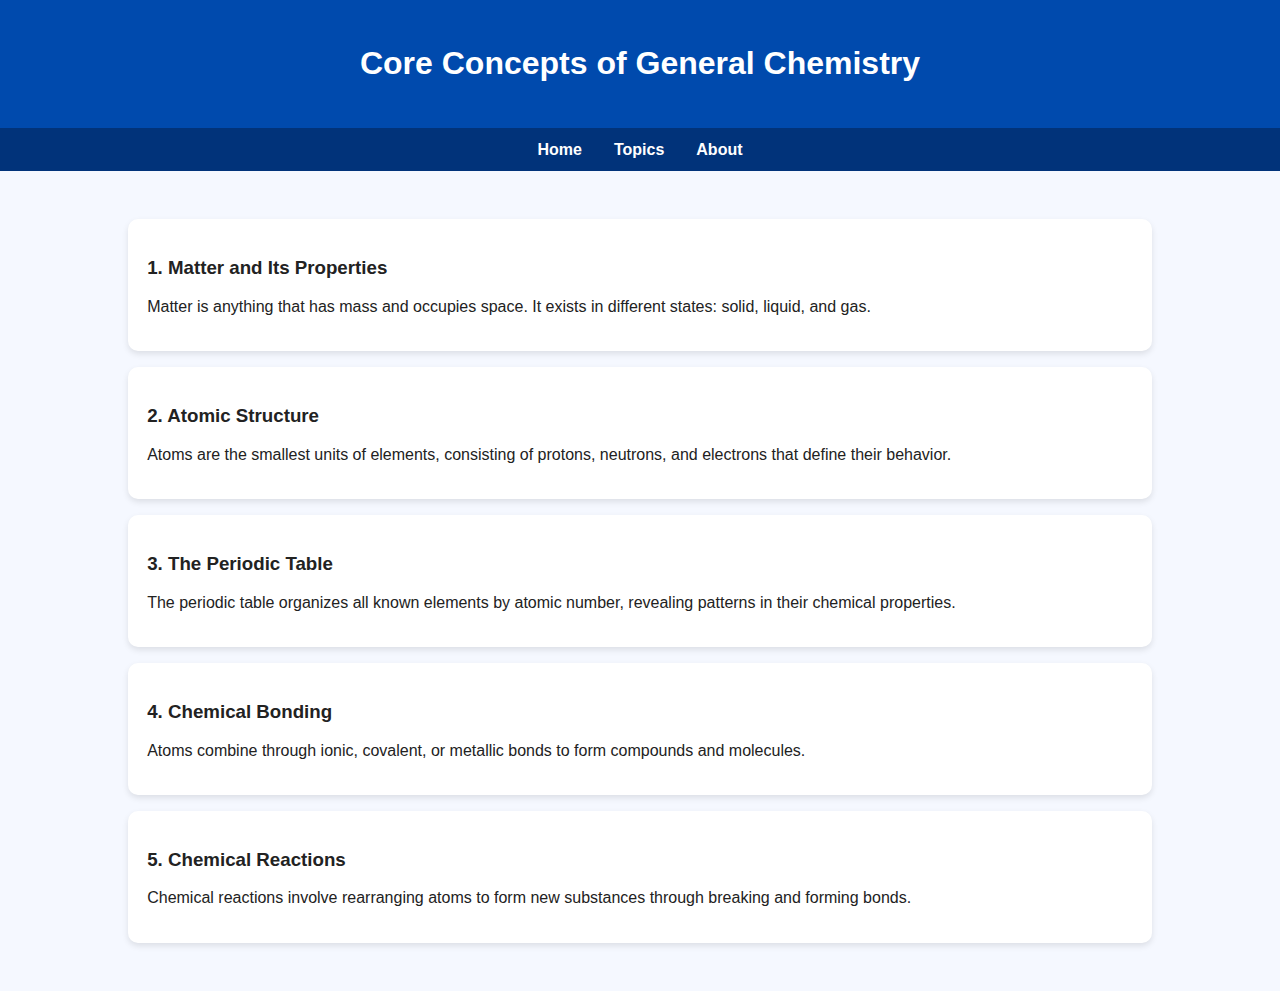
<file: topics.html>
<!DOCTYPE html>
<html lang="en">
<head>
    <meta charset="UTF-8">
    <meta name="viewport" content="width=device-width, initial-scale=1.0">
    <title>Introduction in General Chemistry</title>
    <link rel="stylesheet" href="style.css">
</head>
<body>

<header>
    <h1>Core Concepts of General Chemistry</h1>
</header>

<nav>
    <a href="index.html">Home</a>
    <a href="topics.html">Topics</a>
    <a href="about.html">About</a>
   
</nav>

<section>
    <div class="topic">
        <h3>1. Matter and Its Properties</h3>
        <p>Matter is anything that has mass and occupies space. It exists in different states: solid, liquid, and gas.</p>
    </div>

    <div class="topic">
        <h3>2. Atomic Structure</h3>
        <p>Atoms are the smallest units of elements, consisting of protons, neutrons, and electrons that define their behavior.</p>
    </div>

    <div class="topic">
        <h3>3. The Periodic Table</h3>
        <p>The periodic table organizes all known elements by atomic number, revealing patterns in their chemical properties.</p>
    </div>

    <div class="topic">
        <h3>4. Chemical Bonding</h3>
        <p>Atoms combine through ionic, covalent, or metallic bonds to form compounds and molecules.</p>
    </div>

    <div class="topic">
        <h3>5. Chemical Reactions</h3>
        <p>Chemical reactions involve rearranging atoms to form new substances through breaking and forming bonds.</p>
    </div>
</section>
<script>
  
    document.addEventListener("DOMContentLoaded", () => {
        document.body.classList.add("fade-in");
    });

  
    document.querySelectorAll("a").forEach(link => {
        if (link.getAttribute("href") && !link.getAttribute("href").startsWith("#")) {
            link.addEventListener("click", e => {
                e.preventDefault();
                const href = link.getAttribute("href");

                document.body.classList.add("fade-out");

                setTimeout(() => {
                    window.location.href = href;
                }, 400);
            });
        }
    });
</script>

</body>
</html>
</file>
<file: style.css>
body {
    font-family: "Poppins", sans-serif;
    margin: 0;
    background-color: #f5f8ff;
    color: #222;
}
header {
    background-color: #004aad;
    color: white;
    text-align: center;
    padding: 1.5rem 0;
}
nav {
    background-color: #01337a;
    display: flex;
    justify-content: center;
    gap: 2rem;
    padding: 0.8rem 0;
}
nav a {
    color: white;
    text-decoration: none;
    font-weight: 600;
}
nav a:hover {
    color: #f5c542;
}
section {
    padding: 2rem 10%;
}
h2 {
    color: #004aad;
}
.topic {
    background: white;
    border-radius: 10px;
    padding: 1.2rem;
    margin: 1rem 0;
    box-shadow: 0 3px 6px rgba(0,0,0,0.1);
}
footer {
    background-color: #004aad;
    color: white;
    text-align: center;
    padding: 1rem;
    margin-top: 2rem;
}
button {
    background-color: #004aad;
    color: white;
    border: none;
    padding: 10px 20px;
    border-radius: 8px;
    cursor: pointer;
}
button:hover {
    background-color: #01337a;
}
.highlight {
    color: #f5c542;
}

body {
    opacity: 0;
    transition: opacity 0.6s ease-in-out;
}


body.fade-in {
    opacity: 1;
}


.fade-out {
    opacity: 0;
    transition: opacity 0.9s ease-in-out;
}

img{
    width: 100%;
    max-width: 400px
    object-fit: cover;
    vertical-align: middle;
    
}

.wrapper{
    padding: 0 15px;
    display: flex;
    flex-wrap: wrap;
    align-items: left;
    justify-content: space-around;
    gap: 5rem;
}

.intro{
    flex: 1;
}
</file>
